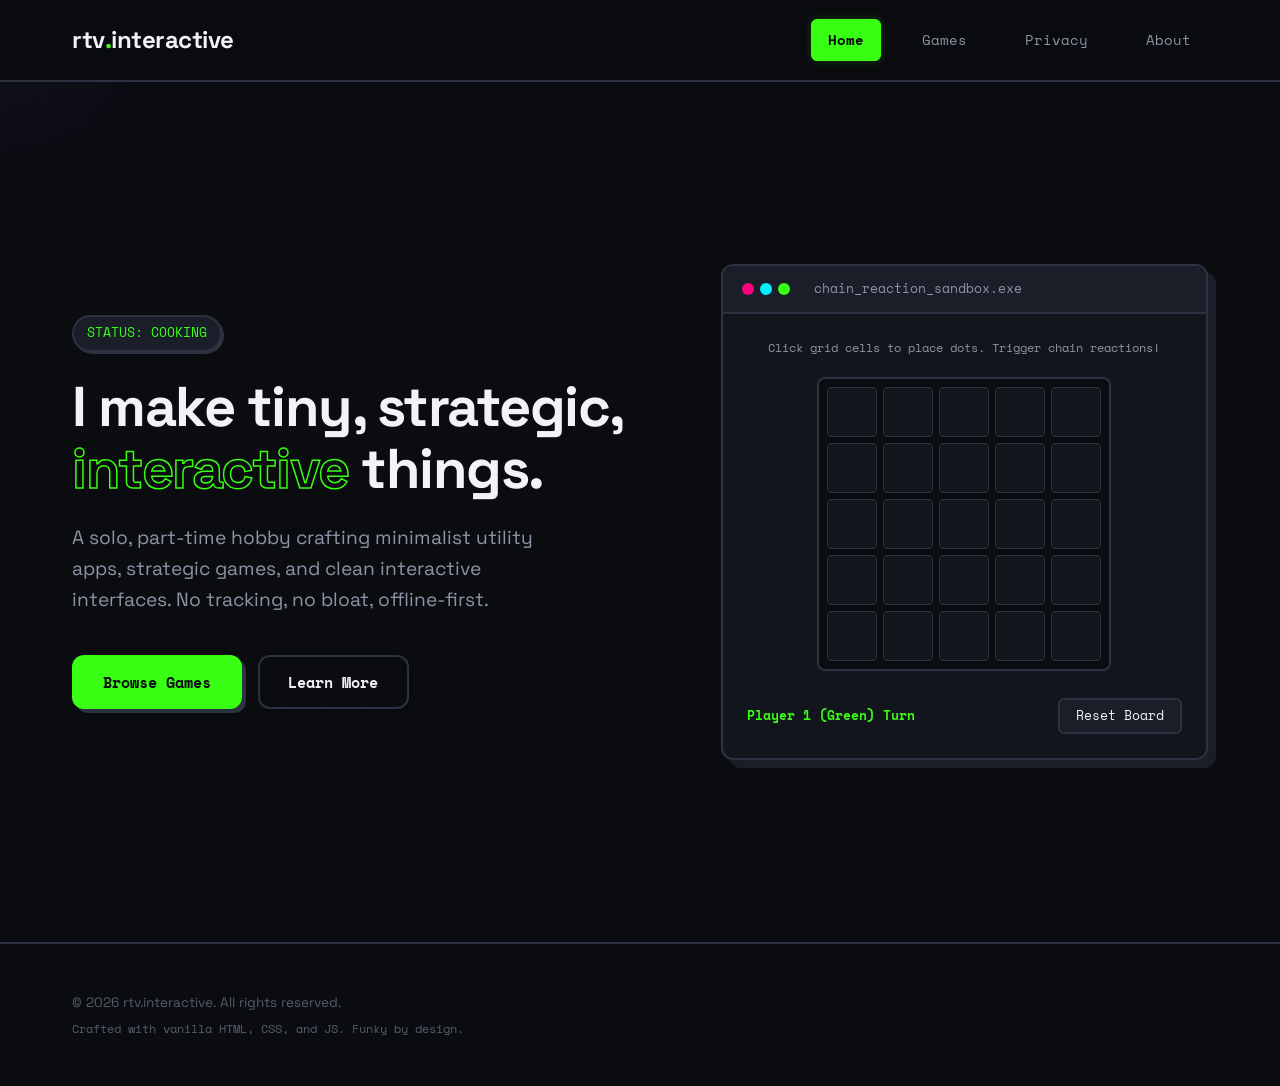
<file: index.html>
<!DOCTYPE html>
<html lang="en">
<head>
    <meta charset="UTF-8">
    <meta name="viewport" content="width=device-width, initial-scale=1.0">
    <title>rtv.interactive | Minimalist Apps & Games</title>
    <meta name="description" content="rtv.interactive is a part-time side project crafting minimalist utilities, strategic board games, and clean interactive tools.">
    <!-- Google Fonts -->
    <link rel="preconnect" href="https://fonts.googleapis.com">
    <link rel="preconnect" href="https://fonts.gstatic.com" crossorigin>
    <link href="https://fonts.googleapis.com/css2?family=Space+Grotesk:wght@400;500;700&family=Space+Mono:ital,wght@0,400;0,700;1,400&display=swap" rel="stylesheet">
    <!-- Custom CSS -->
    <link rel="stylesheet" href="style.css">
</head>
<body>
    <!-- Background grid decoration -->
    <div class="grid-overlay"></div>
    <div class="glow-orb" id="glow-orb"></div>

    <header class="header">
        <div class="container header-container">
            <a href="#home" class="logo" id="logo">
                rtv<span>.</span>interactive
            </a>
            <nav class="nav">
                <a href="#home" class="nav-link active" data-section="home">Home</a>
                <a href="#games" class="nav-link" data-section="games">Games</a>
                <a href="#privacy" class="nav-link" data-section="privacy">Privacy</a>
                <a href="#about" class="nav-link" data-section="about">About</a>
            </nav>
        </div>
    </header>

    <main class="main-content">
        <!-- Home Section -->
        <section id="home" class="section active-section">
            <div class="container hero-container">
                <div class="hero-text">
                    <div class="badge">STATUS: COOKING</div>
                    <h1 class="hero-title">I make tiny, strategic, <span class="highlight">interactive</span> things.</h1>
                    <p class="hero-subtitle">
                        A solo, part-time hobby crafting minimalist utility apps, strategic games, and clean interactive interfaces. No tracking, no bloat, offline-first.
                    </p>
                    <div class="hero-cta">
                        <a href="#games" class="btn btn-primary">Browse Games</a>
                        <a href="#about" class="btn btn-secondary">Learn More</a>
                    </div>
                </div>
                <div class="hero-widget-container">
                    <div class="widget-header">
                        <div class="widget-dots">
                            <span class="dot-red"></span>
                            <span class="dot-yellow"></span>
                            <span class="dot-green"></span>
                        </div>
                        <div class="widget-title">chain_reaction_sandbox.exe</div>
                    </div>
                    <div class="widget-body">
                        <div class="game-instructions">Click grid cells to place dots. Trigger chain reactions!</div>
                        <div class="sandbox-grid" id="sandbox-grid"></div>
                        <div class="sandbox-controls">
                            <span id="turn-indicator">Player 1 (Green) Turn</span>
                            <button id="reset-sandbox" class="btn-sm">Reset Board</button>
                        </div>
                    </div>
                </div>
            </div>
        </section>

        <!-- Games Section -->
        <section id="games" class="section">
            <div class="container">
                <div class="section-header">
                    <h2 class="section-title">my <span class="highlight">games</span></h2>
                    <p class="section-desc">Minimalist concepts, satisfying mechanics. Available on mobile devices.</p>
                </div>
                <div class="games-grid">
                    <!-- Game 1: Chain Reaction Neo -->
                    <div class="game-card">
                        <div class="game-visual reaction-visual">
                            <div class="neo-nodes">
                                <div class="node pulse-green"></div>
                                <div class="node pulse-red"></div>
                                <div class="node pulse-blue"></div>
                            </div>
                        </div>
                        <div class="game-info">
                            <div class="game-header">
                                <h3 class="game-title">Chain Reaction Neo</h3>
                                <span class="game-tag">Multiplayer Strategy</span>
                            </div>
                            <p class="game-description">
                                A modern, minimalist digital recreation of the classic multiplayer strategy game. Players take turns placing colored cells on a grid. When a cell reaches capacity, it explodes, converting adjacent cells and triggering chaotic chain reactions.
                            </p>
                            <div class="game-links">
                                <a href="https://play.google.com/store/apps/details?id=com.rtv.cr_neo" target="_blank" rel="noopener noreferrer" class="btn-game google-play">
                                    Get on Play Store
                                </a>
                            </div>
                        </div>
                    </div>

                    <!-- Game 2: Wordicate -->
                    <div class="game-card">
                        <div class="game-visual wordicate-visual">
                            <div class="wordicate-grid">
                                <div class="letter-tile active">W</div>
                                <div class="letter-tile">O</div>
                                <div class="letter-tile">R</div>
                                <div class="letter-tile">D</div>
                            </div>
                        </div>
                        <div class="game-info">
                            <div class="game-header">
                                <h3 class="game-title">Wordicate</h3>
                                <span class="game-tag">Word Puzzle</span>
                            </div>
                            <p class="game-description">
                                A relaxing yet challenging word-building puzzle game designed to sharpen your vocabulary and spelling skills. Arrange letter tiles, discover words on the board, and find the perfect path to unlock high scores.
                            </p>
                            <div class="game-links">
                                <a href="https://play.google.com/store/apps/details?id=com.rtv.wordicate" target="_blank" rel="noopener noreferrer" class="btn-game google-play">
                                    Get on Play Store
                                </a>
                            </div>
                        </div>
                    </div>


                </div>
            </div>
        </section>

        <!-- Privacy Section -->
        <section id="privacy" class="section">
            <div class="container">
                <div class="section-header">
                    <h2 class="section-title">privacy <span class="highlight">policies</span></h2>
                    <p class="section-desc">I respect your privacy. Here is the legal breakdown for each of my apps.</p>
                    <p class="section-desc-quirky" style="font-family: var(--font-mono); font-size: 0.8rem; color: var(--accent-alt); margin-top: 0.8rem; opacity: 0.85;">
                    * Storing data = database bills. I'm too cheap for database bills. So your data stays on your device. 😉
                    </p>
                </div>
                


                <div class="privacy-cards-grid">
                    <a href="privacy/chain-reaction-neo.html" class="privacy-card-link">
                        <div class="privacy-card">
                            <div class="privacy-card-header">
                                <h4>Chain Reaction Neo</h4>
                                <span class="arrow-icon">→</span>
                            </div>
                            <p>Read the privacy policy for Chain Reaction Neo, Chain Reaction Neo+, and related local multiplayer versions.</p>
                            <div class="privacy-card-meta">Updated: July 2026</div>
                        </div>
                    </a>

                    <a href="privacy/wordicate.html" class="privacy-card-link">
                        <div class="privacy-card">
                            <div class="privacy-card-header">
                                <h4>Wordicate</h4>
                                <span class="arrow-icon">→</span>
                            </div>
                            <p>Read the privacy policy for Wordicate word building puzzle app.</p>
                            <div class="privacy-card-meta">Updated: July 2026</div>
                        </div>
                    </a>

                    <a href="privacy/docusight.html" class="privacy-card-link">
                        <div class="privacy-card">
                            <div class="privacy-card-header">
                                <h4>Docusight</h4>
                                <span class="arrow-icon">→</span>
                            </div>
                            <p>Read the privacy policy for Docusight AI-powered document digitizer utility app.</p>
                            <div class="privacy-card-meta">Updated: July 2026</div>
                        </div>
                    </a>
                </div>
            </div>
        </section>

        <!-- About Section -->
        <section id="about" class="section">
            <div class="container">
                <div class="section-header">
                    <h2 class="section-title">about <span class="highlight">the hobby</span></h2>
                    <p class="section-desc">Who, what, and why behind rtv.interactive.</p>
                </div>
                
                <div class="about-content">
                    <div class="about-text-block">
                        <h3>Part-Time Passion</h3>
                        <p>
                            rtv.interactive is a personal side hobby born out of a love for clean user interfaces, game mechanics, and minimalist utility apps. 
                        </p>
                        <p>
                            By day, I write standard software. By night, I experiment with utility apps, grid puzzles, and board games. The goal is to build things that run fast, look clean, and respect the user's privacy and intelligence.
                        </p>
                        <h3>Zero Bloat Philosophy</h3>
                        <p>
                            Many mobile apps and games today are filled with aggressive tracking, screen-wide ads, and heavy cloud dependencies. rtv.interactive tools aim to be the opposite: local-first, minimal permissions, and immediate functionality.
                        </p>
                    </div>
                    
                    <div class="about-spec-box">
                        <h4>Hobby Details</h4>
                        <ul class="spec-list">
                            <li><strong>Focus:</strong> Minimalist UI, Local Utilities, Puzzles</li>
                            <li><strong>Ethics:</strong> Zero trackers, offline play</li>
                            <li><strong>Status:</strong> Active side-hobby</li>
                        </ul>
                    </div>
                </div>
            </div>
        </section>
    </main>

    <footer class="footer">
        <div class="container footer-container">
            <div class="footer-left">
                <p>&copy; 2026 rtv.interactive. All rights reserved.</p>
                <p class="subtle">Crafted with vanilla HTML, CSS, and JS. Funky by design.</p>
            </div>
            <div class="footer-right">
            </div>
        </div>
    </footer>

    <!-- Custom JS -->
    <script src="app.js"></script>
</body>
</html>
</file>
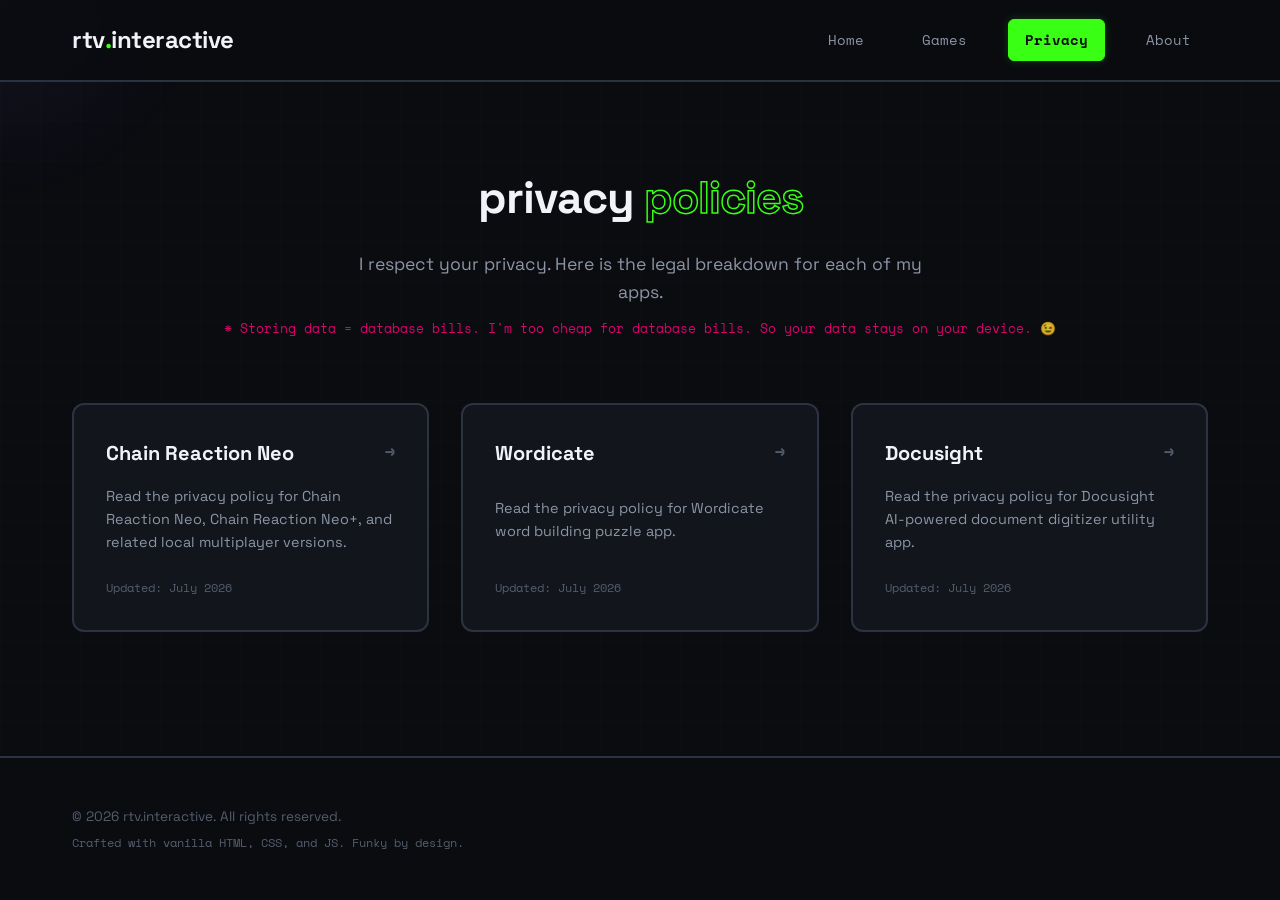
<file: privacy/index.html>
<!DOCTYPE html>
<html lang="en">
<head>
    <meta charset="UTF-8">
    <meta http-equiv="refresh" content="0; url=../index.html#privacy">
    <title>rtv.interactive Privacy Portal</title>
    <script>
        window.location.href = "../index.html#privacy";
    </script>
</head>
<body>
    <p>Redirecting to <a href="../index.html#privacy">rtv.interactive Privacy Portal</a>...</p>
</body>
</html>
</file>
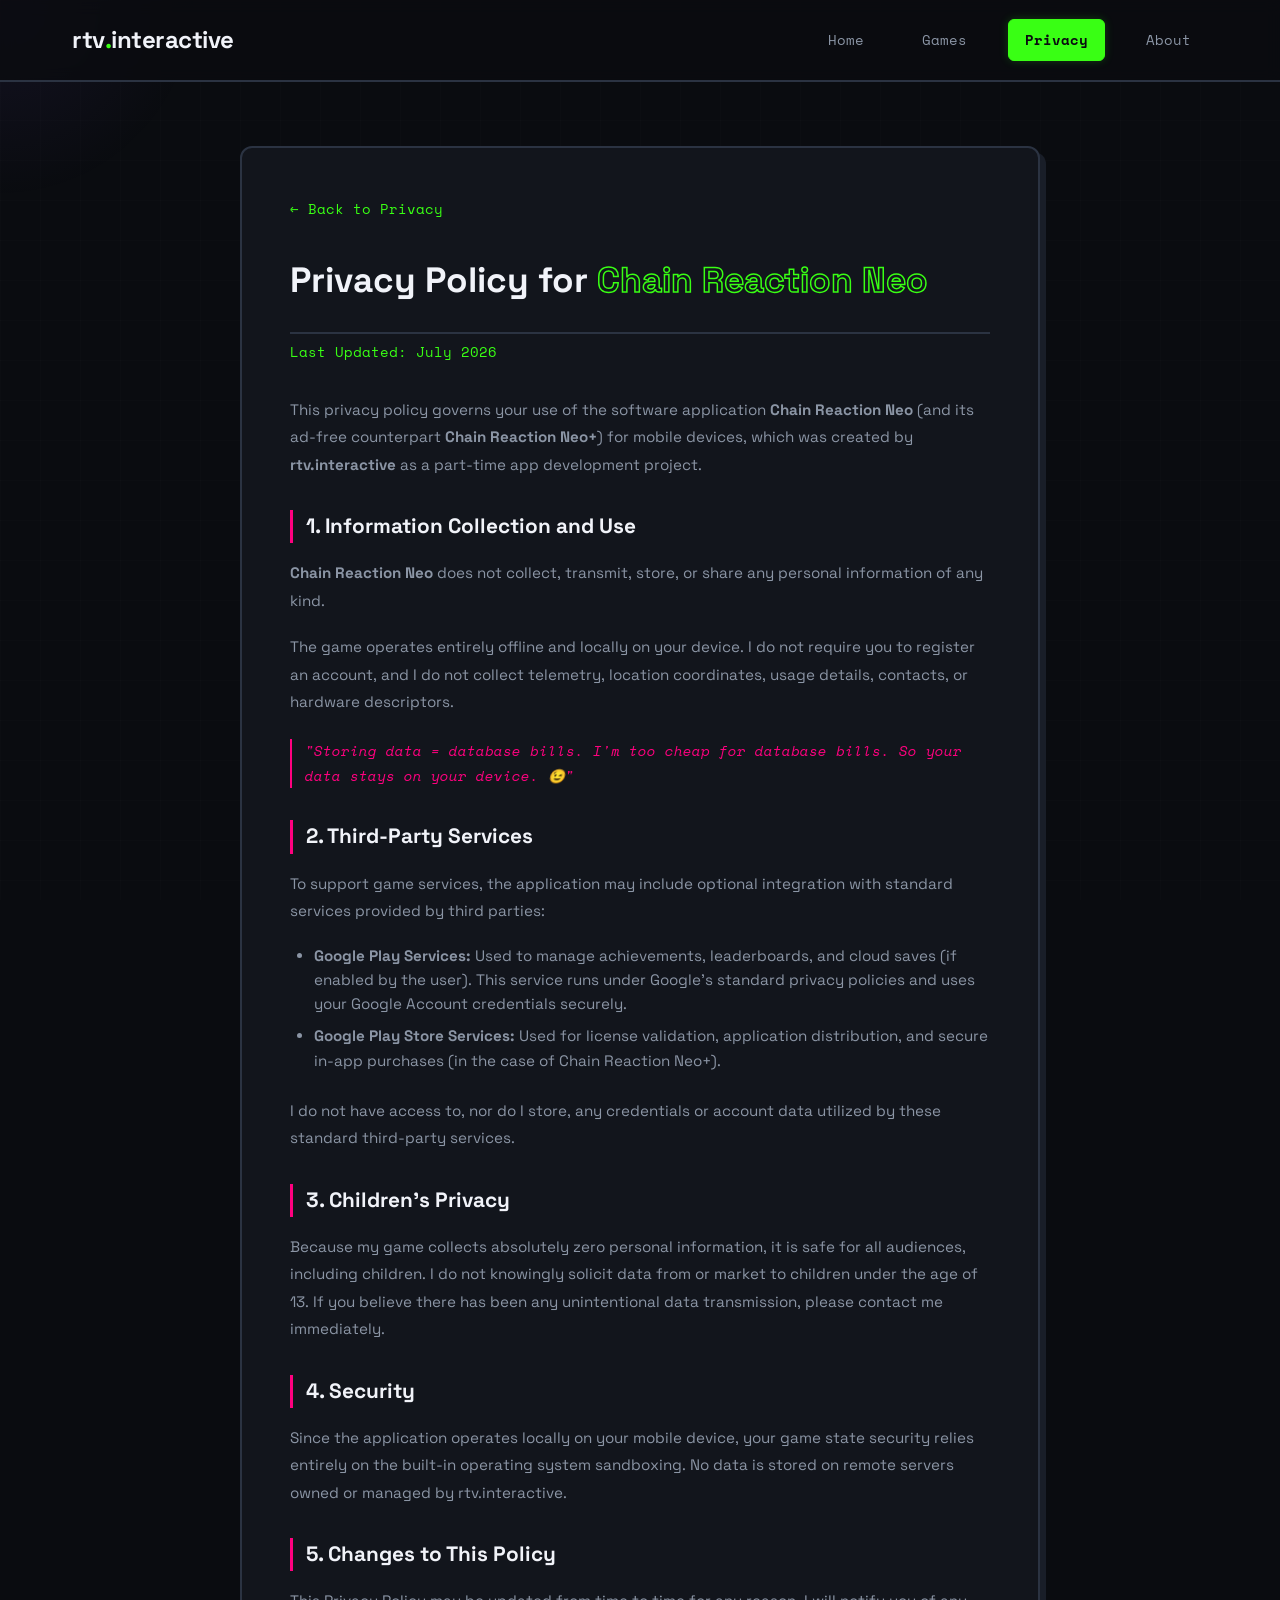
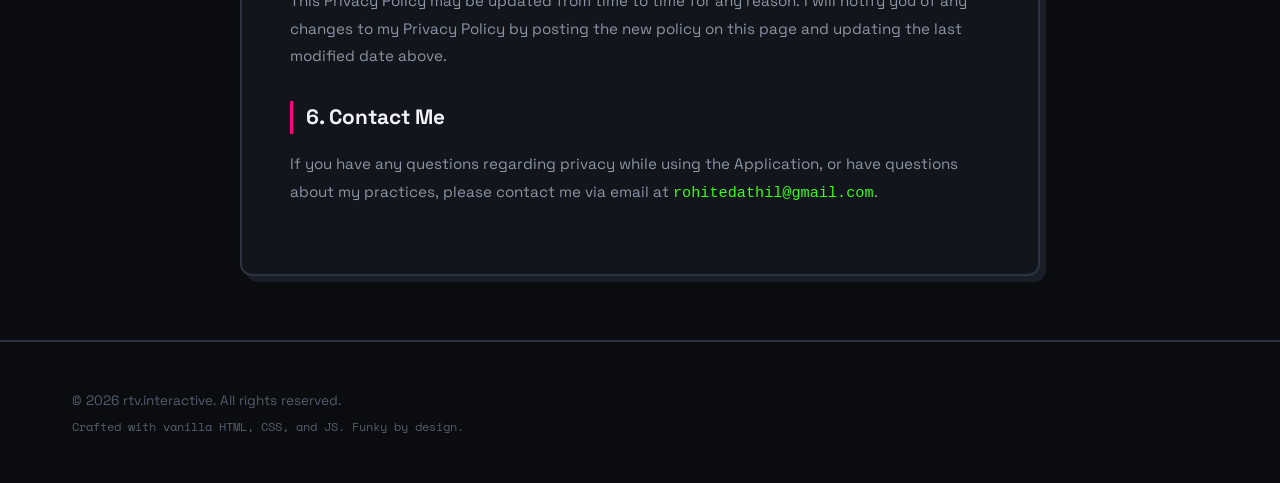
<file: privacy/chain-reaction-neo.html>
<!DOCTYPE html>
<html lang="en">
<head>
    <meta charset="UTF-8">
    <meta name="viewport" content="width=device-width, initial-scale=1.0">
    <title>Privacy Policy - Chain Reaction Neo | rtv.interactive</title>
    <meta name="description" content="Privacy Policy for Chain Reaction Neo and Chain Reaction Neo+ published by rtv.interactive.">
    <!-- Google Fonts -->
    <link rel="preconnect" href="https://fonts.googleapis.com">
    <link rel="preconnect" href="https://fonts.gstatic.com" crossorigin>
    <link href="https://fonts.googleapis.com/css2?family=Space+Grotesk:wght@400;500;700&family=Space+Mono:ital,wght@0,400;0,700;1,400&display=swap" rel="stylesheet">
    <!-- Custom CSS (Relative path) -->
    <link rel="stylesheet" href="../style.css">
    <style>
        /* Specific overrides for privacy document pages */
        .policy-container {
            max-width: 800px;
            margin: 4rem auto;
            padding: 3rem;
            background-color: var(--bg-secondary);
            border: var(--border-chunky);
            border-radius: var(--border-radius);
            box-shadow: 6px 6px 0px var(--bg-tertiary);
        }
        .policy-title {
            font-size: 2.2rem;
            font-weight: 700;
            margin-bottom: 0.5rem;
            border-bottom: var(--border-chunky);
            padding-bottom: 1.5rem;
        }
        .policy-meta {
            font-family: var(--font-mono);
            font-size: 0.85rem;
            color: var(--accent);
            margin-bottom: 2rem;
        }
        .policy-content h3 {
            font-size: 1.3rem;
            color: var(--text-primary);
            margin: 2rem 0 1rem 0;
            border-left: 3px solid var(--accent-alt);
            padding-left: 0.8rem;
        }
        .policy-content p {
            color: var(--text-secondary);
            font-size: 0.95rem;
            line-height: 1.8;
            margin-bottom: 1.2rem;
        }
        .policy-content ul {
            margin-bottom: 1.5rem;
            padding-left: 1.5rem;
            color: var(--text-secondary);
            font-size: 0.95rem;
        }
        .policy-content li {
            margin-bottom: 0.5rem;
        }
        .back-link {
            display: inline-flex;
            align-items: center;
            gap: 0.5rem;
            color: var(--accent);
            text-decoration: none;
            font-family: var(--font-mono);
            font-size: 0.9rem;
            margin-bottom: 2rem;
            transition: var(--transition);
        }
        .back-link:hover {
            color: var(--text-primary);
            transform: translateX(-4px);
        }
    </style>
</head>
<body>
    <div class="grid-overlay"></div>
    <div class="glow-orb" id="glow-orb"></div>

    <header class="header">
        <div class="container header-container">
            <a href="../index.html#home" class="logo">
                rtv<span>.</span>interactive
            </a>
            <nav class="nav">
                <a href="../index.html#home" class="nav-link">Home</a>
                <a href="../index.html#games" class="nav-link">Games</a>
                <a href="../index.html#privacy" class="nav-link active">Privacy</a>
                <a href="../index.html#about" class="nav-link">About</a>
            </nav>
        </div>
    </header>

    <main class="container">
        <div class="policy-container">
            <a href="../index.html#privacy" class="back-link">← Back to Privacy</a>
            
            <h1 class="policy-title">Privacy Policy for <span class="highlight">Chain Reaction Neo</span></h1>
            <div class="policy-meta">Last Updated: July 2026</div>

            <div class="policy-content">
                <p>
                    This privacy policy governs your use of the software application <strong>Chain Reaction Neo</strong> (and its ad-free counterpart <strong>Chain Reaction Neo+</strong>) for mobile devices, which was created by <strong>rtv.interactive</strong> as a part-time app development project.
                </p>

                <h3>1. Information Collection and Use</h3>
                <p>
                    <strong>Chain Reaction Neo</strong> does not collect, transmit, store, or share any personal information of any kind. 
                </p>
                <p>
                    The game operates entirely offline and locally on your device. I do not require you to register an account, and I do not collect telemetry, location coordinates, usage details, contacts, or hardware descriptors.
                </p>
                <p style="font-family: var(--font-mono); font-size: 0.85rem; color: var(--accent-alt); border-left: 2px solid var(--accent-alt); padding-left: 0.8rem; margin: 1.5rem 0;">
                    <em>"Storing data = database bills. I'm too cheap for database bills. So your data stays on your device. 😉"</em>
                </p>

                <h3>2. Third-Party Services</h3>
                <p>
                    To support game services, the application may include optional integration with standard services provided by third parties:
                </p>
                <ul>
                    <li><strong>Google Play Services:</strong> Used to manage achievements, leaderboards, and cloud saves (if enabled by the user). This service runs under Google's standard privacy policies and uses your Google Account credentials securely.</li>
                    <li><strong>Google Play Store Services:</strong> Used for license validation, application distribution, and secure in-app purchases (in the case of Chain Reaction Neo+).</li>
                </ul>
                <p>
                    I do not have access to, nor do I store, any credentials or account data utilized by these standard third-party services.
                </p>

                <h3>3. Children's Privacy</h3>
                <p>
                    Because my game collects absolutely zero personal information, it is safe for all audiences, including children. I do not knowingly solicit data from or market to children under the age of 13. If you believe there has been any unintentional data transmission, please contact me immediately.
                </p>

                <h3>4. Security</h3>
                <p>
                    Since the application operates locally on your mobile device, your game state security relies entirely on the built-in operating system sandboxing. No data is stored on remote servers owned or managed by rtv.interactive.
                </p>

                <h3>5. Changes to This Policy</h3>
                <p>
                    This Privacy Policy may be updated from time to time for any reason. I will notify you of any changes to my Privacy Policy by posting the new policy on this page and updating the last modified date above.
                </p>

                <h3>6. Contact Me</h3>
                <p>
                    If you have any questions regarding privacy while using the Application, or have questions about my practices, please contact me via email at <code style="color: var(--accent);">rohitedathil@gmail.com</code>.
                </p>
            </div>
        </div>
    </main>

    <footer class="footer">
        <div class="container footer-container">
            <div class="footer-left">
                <p>&copy; 2026 rtv.interactive. All rights reserved.</p>
                <p class="subtle">Crafted with vanilla HTML, CSS, and JS. Funky by design.</p>
            </div>
            <div class="footer-right">
            </div>
        </div>
    </footer>

    <!-- JS for general interactivity (glow orb, theme switcher) -->
    <script>
        // Simple script for pages outside the root SPA wrapper
        document.addEventListener('DOMContentLoaded', () => {
            initGlowOrb();
        });

        function initGlowOrb() {
            const orb = document.getElementById('glow-orb');
            if (!orb) return;
            window.addEventListener('mousemove', (e) => {
                orb.style.left = `${e.clientX}px`;
                orb.style.top = `${e.clientY}px`;
            });
        }


    </script>
</body>
</html>
</file>
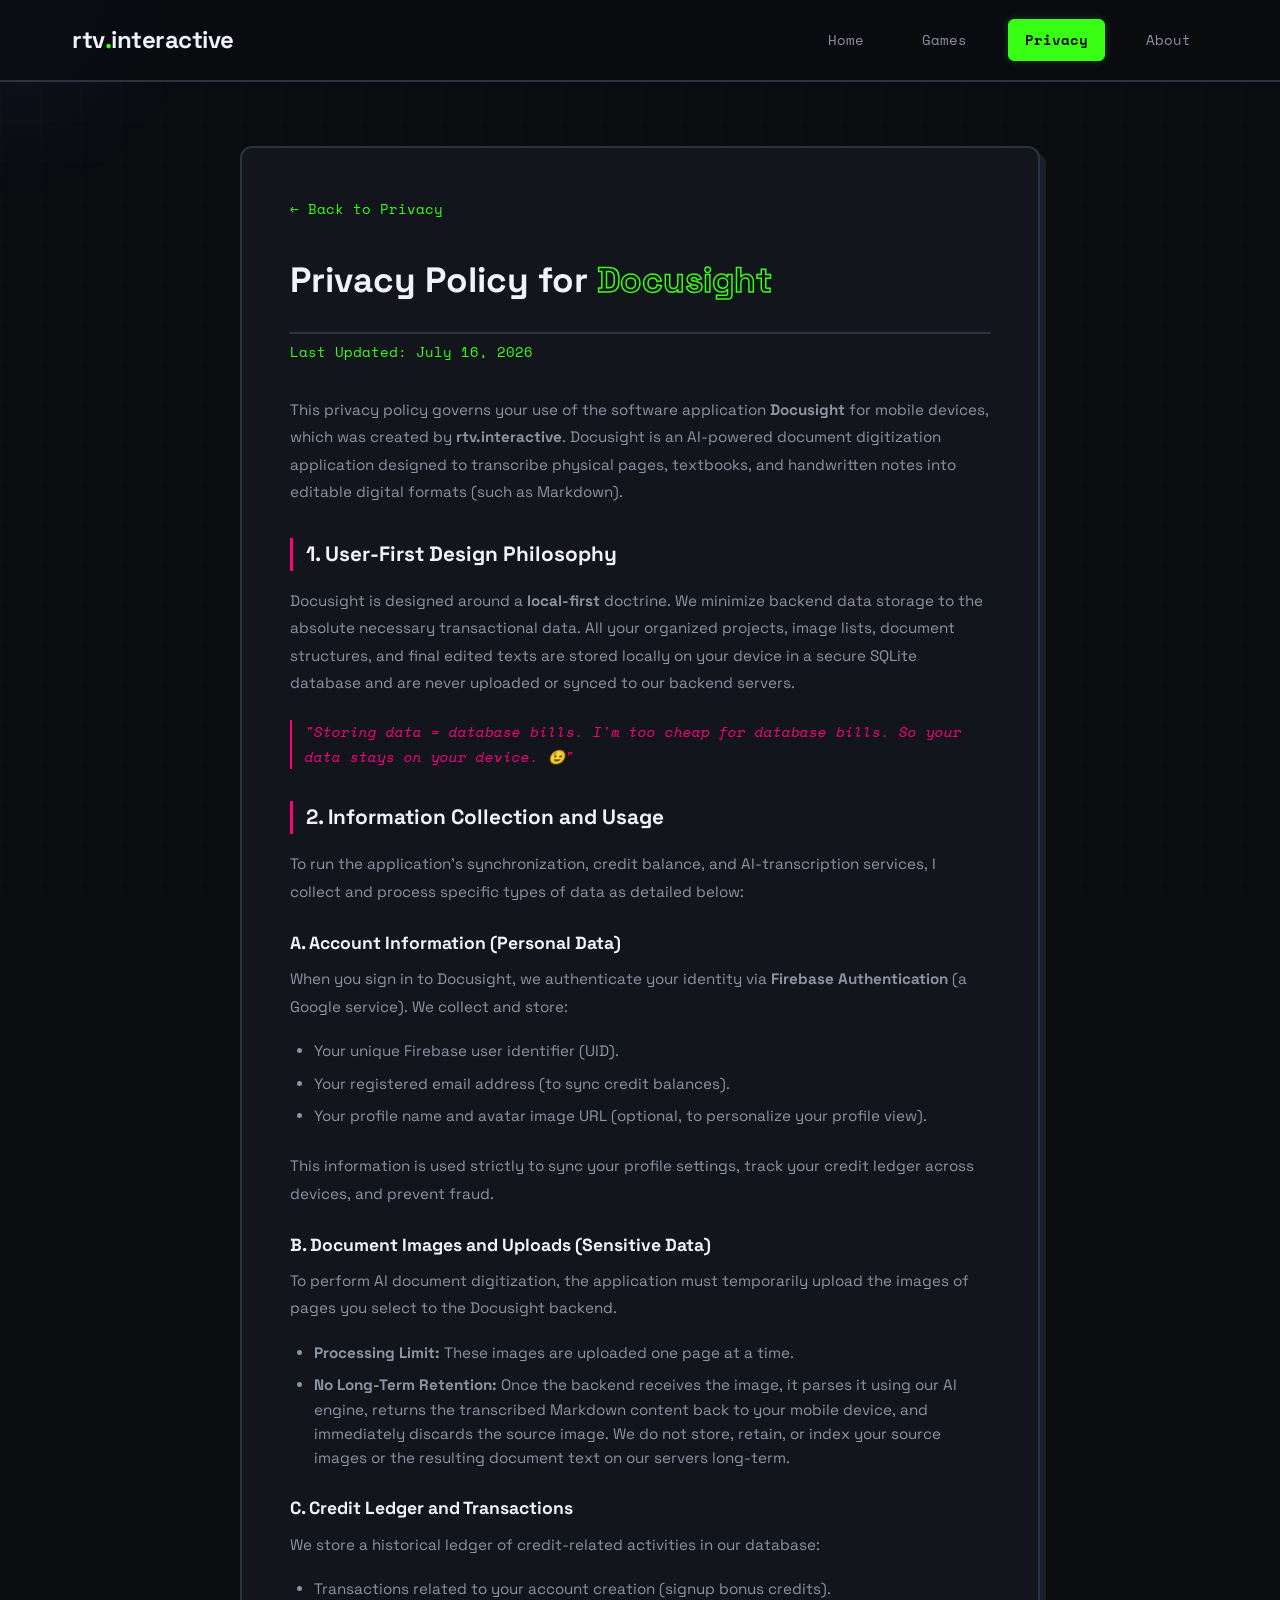
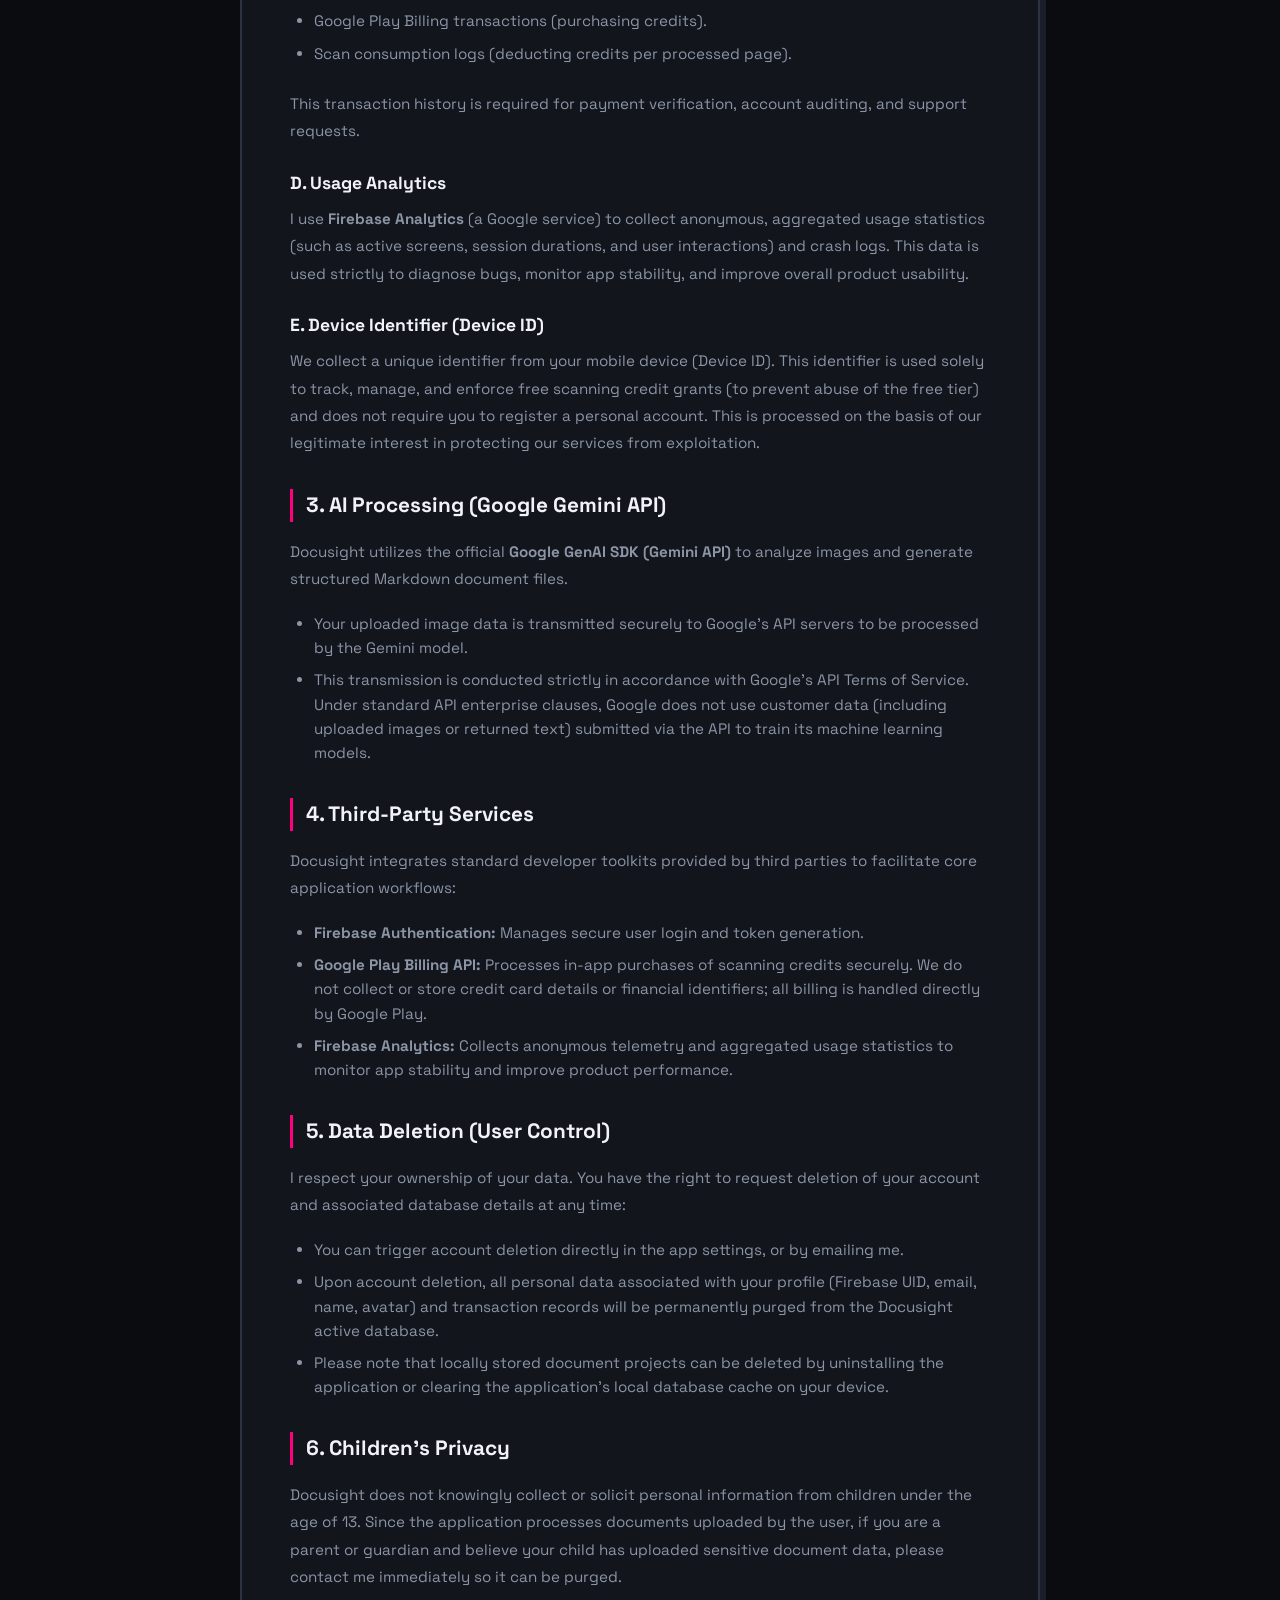
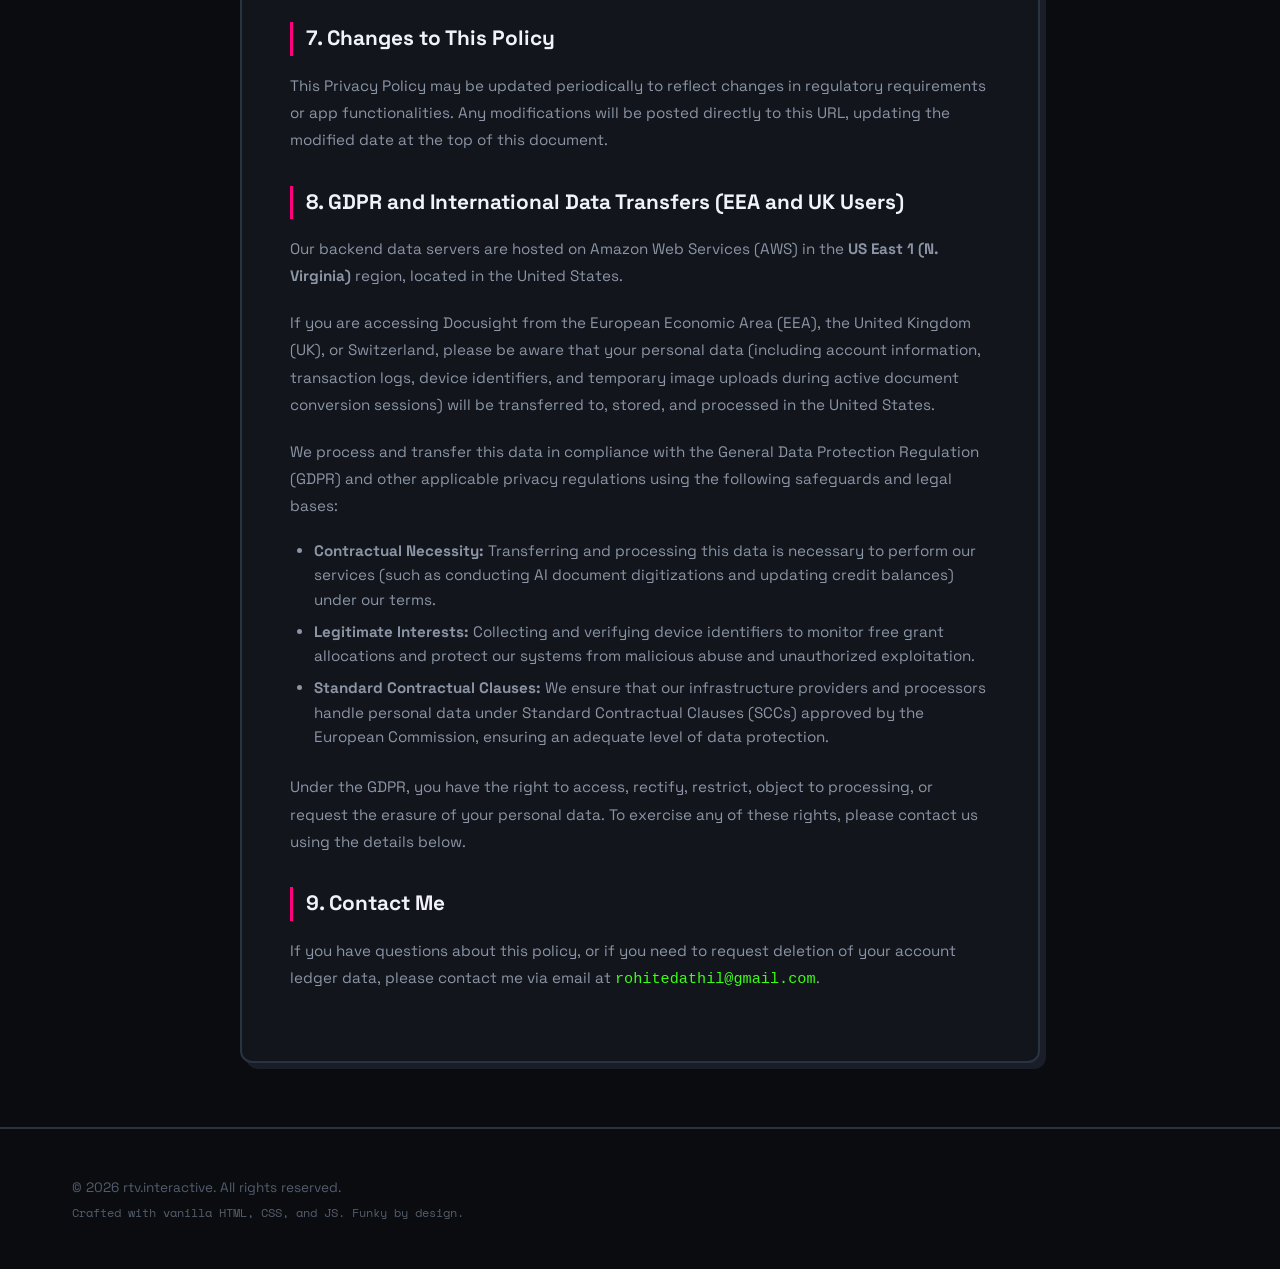
<file: privacy/docusight.html>
<!DOCTYPE html>
<html lang="en">
<head>
    <meta charset="UTF-8">
    <meta name="viewport" content="width=device-width, initial-scale=1.0">
    <title>Privacy Policy - Docusight | rtv.interactive</title>
    <meta name="description" content="Privacy Policy for Docusight document digitizer app, published by rtv.interactive.">
    <!-- Google Fonts -->
    <link rel="preconnect" href="https://fonts.googleapis.com">
    <link rel="preconnect" href="https://fonts.gstatic.com" crossorigin>
    <link href="https://fonts.googleapis.com/css2?family=Space+Grotesk:wght@400;500;700&family=Space+Mono:ital,wght@0,400;0,700;1,400&display=swap" rel="stylesheet">
    <!-- Custom CSS (Relative path) -->
    <link rel="stylesheet" href="../style.css">
    <style>
        /* Specific overrides for privacy document pages */
        .policy-container {
            max-width: 800px;
            margin: 4rem auto;
            padding: 3rem;
            background-color: var(--bg-secondary);
            border: var(--border-chunky);
            border-radius: var(--border-radius);
            box-shadow: 6px 6px 0px var(--bg-tertiary);
        }
        .policy-title {
            font-size: 2.2rem;
            font-weight: 700;
            margin-bottom: 0.5rem;
            border-bottom: var(--border-chunky);
            padding-bottom: 1.5rem;
        }
        .policy-meta {
            font-family: var(--font-mono);
            font-size: 0.85rem;
            color: var(--accent);
            margin-bottom: 2rem;
        }
        .policy-content h3 {
            font-size: 1.3rem;
            color: var(--text-primary);
            margin: 2rem 0 1rem 0;
            border-left: 3px solid var(--accent-alt);
            padding-left: 0.8rem;
        }
        .policy-content h4 {
            font-size: 1.1rem;
            color: var(--text-primary);
            margin: 1.5rem 0 0.5rem 0;
        }
        .policy-content p {
            color: var(--text-secondary);
            font-size: 0.95rem;
            line-height: 1.8;
            margin-bottom: 1.2rem;
        }
        .policy-content ul {
            margin-bottom: 1.5rem;
            padding-left: 1.5rem;
            color: var(--text-secondary);
            font-size: 0.95rem;
        }
        .policy-content li {
            margin-bottom: 0.5rem;
        }
        .back-link {
            display: inline-flex;
            align-items: center;
            gap: 0.5rem;
            color: var(--accent);
            text-decoration: none;
            font-family: var(--font-mono);
            font-size: 0.9rem;
            margin-bottom: 2rem;
            transition: var(--transition);
        }
        .back-link:hover {
            color: var(--text-primary);
            transform: translateX(-4px);
        }
    </style>
</head>
<body>
    <div class="grid-overlay"></div>
    <div class="glow-orb" id="glow-orb"></div>

    <header class="header">
        <div class="container header-container">
            <a href="../index.html#home" class="logo">
                rtv<span>.</span>interactive
            </a>
            <nav class="nav">
                <a href="../index.html#home" class="nav-link">Home</a>
                <a href="../index.html#games" class="nav-link">Games</a>
                <a href="../index.html#privacy" class="nav-link active">Privacy</a>
                <a href="../index.html#about" class="nav-link">About</a>
            </nav>
        </div>
    </header>

    <main class="container">
        <div class="policy-container">
            <a href="../index.html#privacy" class="back-link">← Back to Privacy</a>
            
            <h1 class="policy-title">Privacy Policy for <span class="highlight">Docusight</span></h1>
            <div class="policy-meta">Last Updated: July 16, 2026</div>

            <div class="policy-content">
                <p>
                    This privacy policy governs your use of the software application <strong>Docusight</strong> for mobile devices, which was created by <strong>rtv.interactive</strong>. Docusight is an AI-powered document digitization application designed to transcribe physical pages, textbooks, and handwritten notes into editable digital formats (such as Markdown).
                </p>

                <h3>1. User-First Design Philosophy</h3>
                <p>
                    Docusight is designed around a <strong>local-first</strong> doctrine. We minimize backend data storage to the absolute necessary transactional data. All your organized projects, image lists, document structures, and final edited texts are stored locally on your device in a secure SQLite database and are never uploaded or synced to our backend servers.
                </p>
                <p style="font-family: var(--font-mono); font-size: 0.85rem; color: var(--accent-alt); border-left: 2px solid var(--accent-alt); padding-left: 0.8rem; margin: 1.5rem 0;">
                    <em>"Storing data = database bills. I'm too cheap for database bills. So your data stays on your device. 😉"</em>
                </p>

                <h3>2. Information Collection and Usage</h3>
                <p>
                    To run the application's synchronization, credit balance, and AI-transcription services, I collect and process specific types of data as detailed below:
                </p>

                <h4>A. Account Information (Personal Data)</h4>
                <p>
                    When you sign in to Docusight, we authenticate your identity via <strong>Firebase Authentication</strong> (a Google service). We collect and store:
                </p>
                <ul>
                    <li>Your unique Firebase user identifier (UID).</li>
                    <li>Your registered email address (to sync credit balances).</li>
                    <li>Your profile name and avatar image URL (optional, to personalize your profile view).</li>
                </ul>
                <p>
                    This information is used strictly to sync your profile settings, track your credit ledger across devices, and prevent fraud.
                </p>

                <h4>B. Document Images and Uploads (Sensitive Data)</h4>
                <p>
                    To perform AI document digitization, the application must temporarily upload the images of pages you select to the Docusight backend. 
                </p>
                <ul>
                    <li><strong>Processing Limit:</strong> These images are uploaded one page at a time.</li>
                    <li><strong>No Long-Term Retention:</strong> Once the backend receives the image, it parses it using our AI engine, returns the transcribed Markdown content back to your mobile device, and immediately discards the source image. We do not store, retain, or index your source images or the resulting document text on our servers long-term.</li>
                </ul>

                <h4>C. Credit Ledger and Transactions</h4>
                <p>
                    We store a historical ledger of credit-related activities in our database:
                </p>
                <ul>
                    <li>Transactions related to your account creation (signup bonus credits).</li>
                    <li>Google Play Billing transactions (purchasing credits).</li>
                    <li>Scan consumption logs (deducting credits per processed page).</li>
                </ul>
                <p>
                    This transaction history is required for payment verification, account auditing, and support requests.
                </p>

                <h4>D. Usage Analytics</h4>
                <p>
                    I use <strong>Firebase Analytics</strong> (a Google service) to collect anonymous, aggregated usage statistics (such as active screens, session durations, and user interactions) and crash logs. This data is used strictly to diagnose bugs, monitor app stability, and improve overall product usability.
                </p>

                <h4>E. Device Identifier (Device ID)</h4>
                <p>
                    We collect a unique identifier from your mobile device (Device ID). This identifier is used solely to track, manage, and enforce free scanning credit grants (to prevent abuse of the free tier) and does not require you to register a personal account. This is processed on the basis of our legitimate interest in protecting our services from exploitation.
                </p>

                <h3>3. AI Processing (Google Gemini API)</h3>
                <p>
                    Docusight utilizes the official <strong>Google GenAI SDK (Gemini API)</strong> to analyze images and generate structured Markdown document files. 
                </p>
                <ul>
                    <li>Your uploaded image data is transmitted securely to Google's API servers to be processed by the Gemini model.</li>
                    <li>This transmission is conducted strictly in accordance with Google's API Terms of Service. Under standard API enterprise clauses, Google does not use customer data (including uploaded images or returned text) submitted via the API to train its machine learning models.</li>
                </ul>

                <h3>4. Third-Party Services</h3>
                <p>
                    Docusight integrates standard developer toolkits provided by third parties to facilitate core application workflows:
                </p>
                <ul>
                    <li><strong>Firebase Authentication:</strong> Manages secure user login and token generation.</li>
                    <li><strong>Google Play Billing API:</strong> Processes in-app purchases of scanning credits securely. We do not collect or store credit card details or financial identifiers; all billing is handled directly by Google Play.</li>
                    <li><strong>Firebase Analytics:</strong> Collects anonymous telemetry and aggregated usage statistics to monitor app stability and improve product performance.</li>
                </ul>

                <h3>5. Data Deletion (User Control)</h3>
                <p>
                    I respect your ownership of your data. You have the right to request deletion of your account and associated database details at any time:
                </p>
                <ul>
                    <li>You can trigger account deletion directly in the app settings, or by emailing me.</li>
                    <li>Upon account deletion, all personal data associated with your profile (Firebase UID, email, name, avatar) and transaction records will be permanently purged from the Docusight active database.</li>
                    <li>Please note that locally stored document projects can be deleted by uninstalling the application or clearing the application's local database cache on your device.</li>
                </ul>

                <h3>6. Children's Privacy</h3>
                <p>
                    Docusight does not knowingly collect or solicit personal information from children under the age of 13. Since the application processes documents uploaded by the user, if you are a parent or guardian and believe your child has uploaded sensitive document data, please contact me immediately so it can be purged.
                </p>

                <h3>7. Changes to This Policy</h3>
                <p>
                    This Privacy Policy may be updated periodically to reflect changes in regulatory requirements or app functionalities. Any modifications will be posted directly to this URL, updating the modified date at the top of this document.
                </p>

                <h3>8. GDPR and International Data Transfers (EEA and UK Users)</h3>
                <p>
                    Our backend data servers are hosted on Amazon Web Services (AWS) in the <strong>US East 1 (N. Virginia)</strong> region, located in the United States. 
                </p>
                <p>
                    If you are accessing Docusight from the European Economic Area (EEA), the United Kingdom (UK), or Switzerland, please be aware that your personal data (including account information, transaction logs, device identifiers, and temporary image uploads during active document conversion sessions) will be transferred to, stored, and processed in the United States.
                </p>
                <p>
                    We process and transfer this data in compliance with the General Data Protection Regulation (GDPR) and other applicable privacy regulations using the following safeguards and legal bases:
                </p>
                <ul>
                    <li><strong>Contractual Necessity:</strong> Transferring and processing this data is necessary to perform our services (such as conducting AI document digitizations and updating credit balances) under our terms.</li>
                    <li><strong>Legitimate Interests:</strong> Collecting and verifying device identifiers to monitor free grant allocations and protect our systems from malicious abuse and unauthorized exploitation.</li>
                    <li><strong>Standard Contractual Clauses:</strong> We ensure that our infrastructure providers and processors handle personal data under Standard Contractual Clauses (SCCs) approved by the European Commission, ensuring an adequate level of data protection.</li>
                </ul>
                <p>
                    Under the GDPR, you have the right to access, rectify, restrict, object to processing, or request the erasure of your personal data. To exercise any of these rights, please contact us using the details below.
                </p>

                <h3>9. Contact Me</h3>
                <p>
                    If you have questions about this policy, or if you need to request deletion of your account ledger data, please contact me via email at <code style="color: var(--accent);">rohitedathil@gmail.com</code>.
                </p>
            </div>
        </div>
    </main>

    <footer class="footer">
        <div class="container footer-container">
            <div class="footer-left">
                <p>&copy; 2026 rtv.interactive. All rights reserved.</p>
                <p class="subtle">Crafted with vanilla HTML, CSS, and JS. Funky by design.</p>
            </div>
            <div class="footer-right">
            </div>
        </div>
    </footer>

    <!-- JS for general interactivity (glow orb) -->
    <script>
        document.addEventListener('DOMContentLoaded', () => {
            initGlowOrb();
        });

        function initGlowOrb() {
            const orb = document.getElementById('glow-orb');
            if (!orb) return;
            window.addEventListener('mousemove', (e) => {
                orb.style.left = `${e.clientX}px`;
                orb.style.top = `${e.clientY}px`;
            });
        }
    </script>
</body>
</html>
</file>
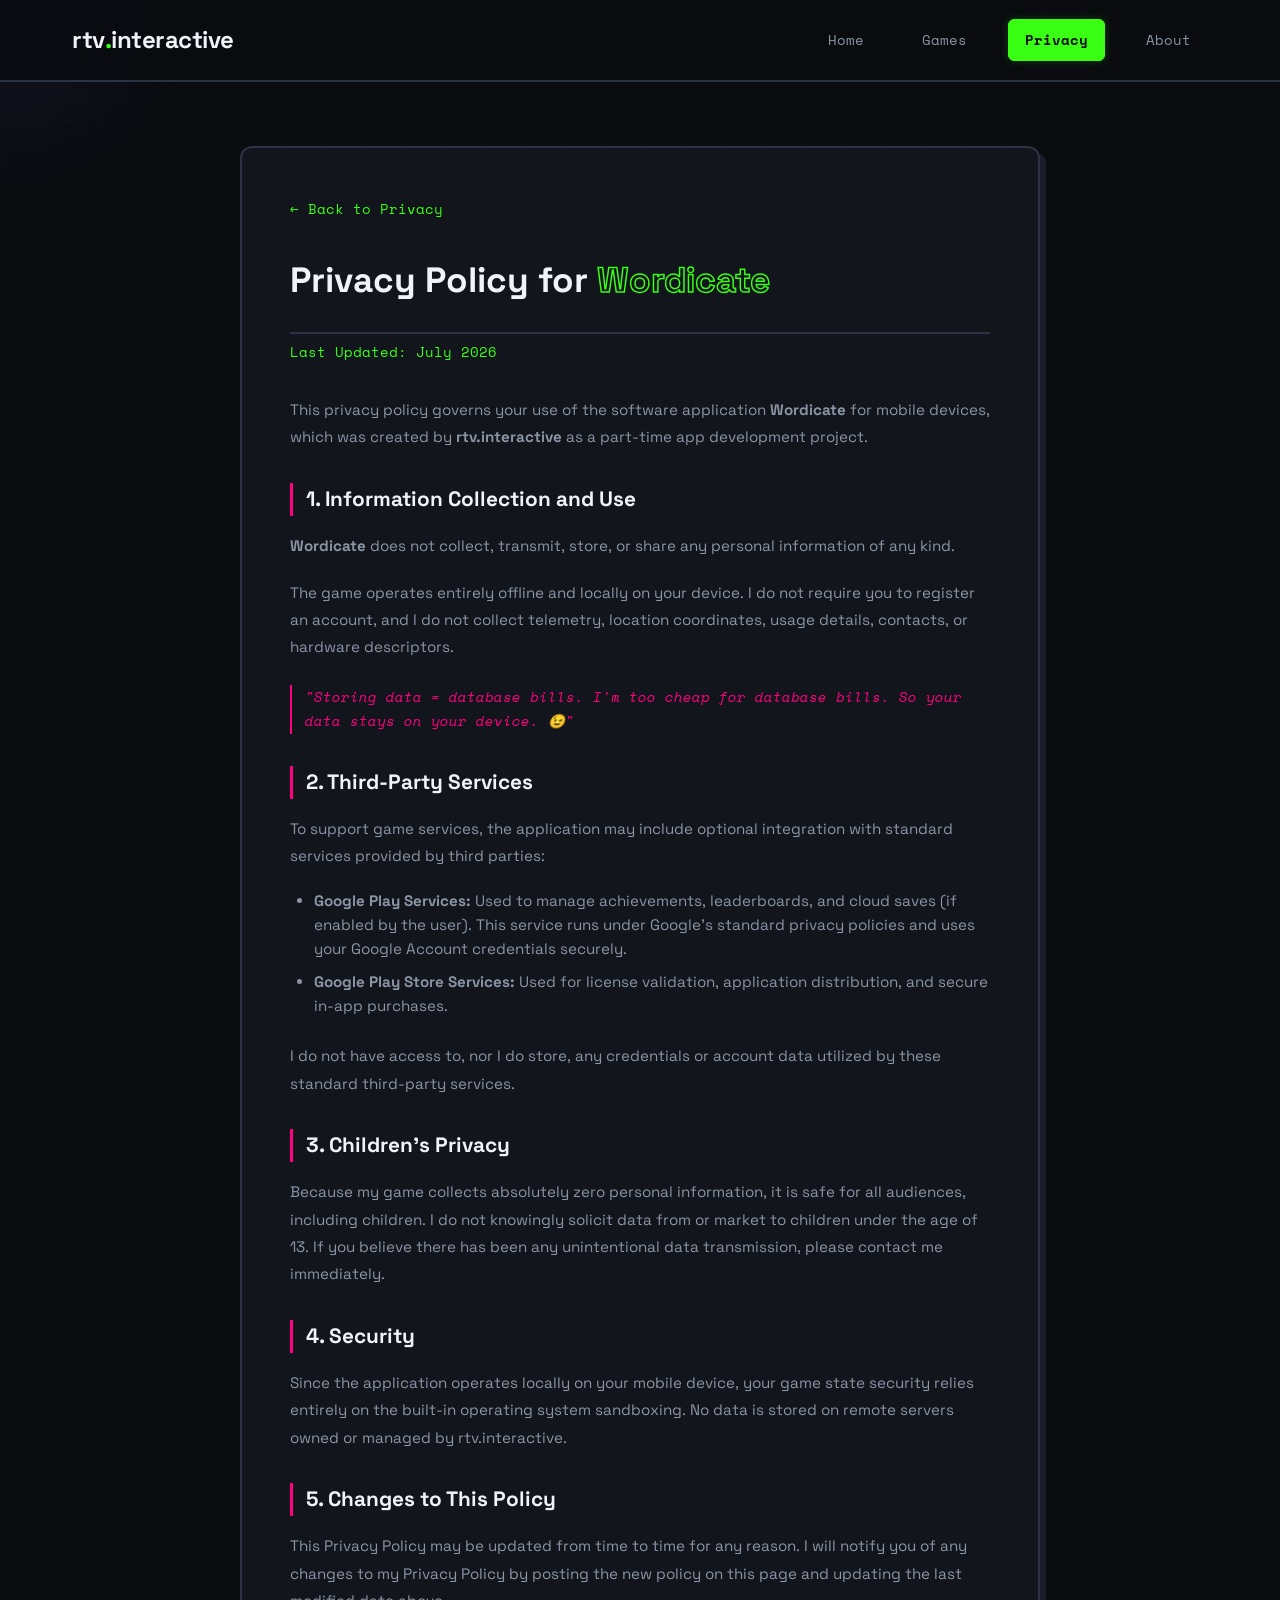
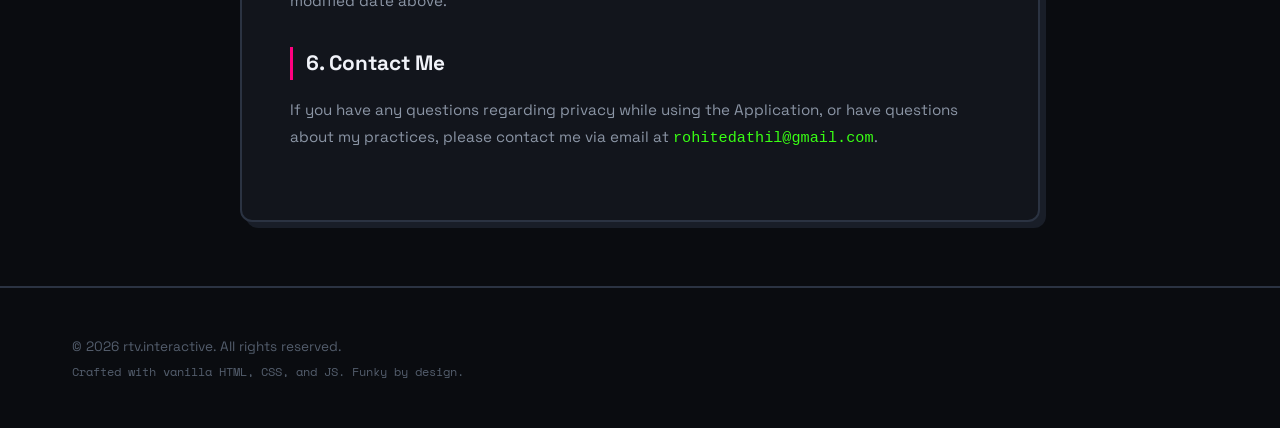
<file: privacy/wordicate.html>
<!DOCTYPE html>
<html lang="en">
<head>
    <meta charset="UTF-8">
    <meta name="viewport" content="width=device-width, initial-scale=1.0">
    <title>Privacy Policy - Wordicate | rtv.interactive</title>
    <meta name="description" content="Privacy Policy for Wordicate word building puzzle app published by rtv.interactive.">
    <!-- Google Fonts -->
    <link rel="preconnect" href="https://fonts.googleapis.com">
    <link rel="preconnect" href="https://fonts.gstatic.com" crossorigin>
    <link href="https://fonts.googleapis.com/css2?family=Space+Grotesk:wght@400;500;700&family=Space+Mono:ital,wght@0,400;0,700;1,400&display=swap" rel="stylesheet">
    <!-- Custom CSS (Relative path) -->
    <link rel="stylesheet" href="../style.css">
    <style>
        /* Specific overrides for privacy document pages */
        .policy-container {
            max-width: 800px;
            margin: 4rem auto;
            padding: 3rem;
            background-color: var(--bg-secondary);
            border: var(--border-chunky);
            border-radius: var(--border-radius);
            box-shadow: 6px 6px 0px var(--bg-tertiary);
        }
        .policy-title {
            font-size: 2.2rem;
            font-weight: 700;
            margin-bottom: 0.5rem;
            border-bottom: var(--border-chunky);
            padding-bottom: 1.5rem;
        }
        .policy-meta {
            font-family: var(--font-mono);
            font-size: 0.85rem;
            color: var(--accent);
            margin-bottom: 2rem;
        }
        .policy-content h3 {
            font-size: 1.3rem;
            color: var(--text-primary);
            margin: 2rem 0 1rem 0;
            border-left: 3px solid var(--accent-alt);
            padding-left: 0.8rem;
        }
        .policy-content p {
            color: var(--text-secondary);
            font-size: 0.95rem;
            line-height: 1.8;
            margin-bottom: 1.2rem;
        }
        .policy-content ul {
            margin-bottom: 1.5rem;
            padding-left: 1.5rem;
            color: var(--text-secondary);
            font-size: 0.95rem;
        }
        .policy-content li {
            margin-bottom: 0.5rem;
        }
        .back-link {
            display: inline-flex;
            align-items: center;
            gap: 0.5rem;
            color: var(--accent);
            text-decoration: none;
            font-family: var(--font-mono);
            font-size: 0.9rem;
            margin-bottom: 2rem;
            transition: var(--transition);
        }
        .back-link:hover {
            color: var(--text-primary);
            transform: translateX(-4px);
        }
    </style>
</head>
<body>
    <div class="grid-overlay"></div>
    <div class="glow-orb" id="glow-orb"></div>

    <header class="header">
        <div class="container header-container">
            <a href="../index.html#home" class="logo">
                rtv<span>.</span>interactive
            </a>
            <nav class="nav">
                <a href="../index.html#home" class="nav-link">Home</a>
                <a href="../index.html#games" class="nav-link">Games</a>
                <a href="../index.html#privacy" class="nav-link active">Privacy</a>
                <a href="../index.html#about" class="nav-link">About</a>
            </nav>
        </div>
    </header>

    <main class="container">
        <div class="policy-container">
            <a href="../index.html#privacy" class="back-link">← Back to Privacy</a>
            
            <h1 class="policy-title">Privacy Policy for <span class="highlight">Wordicate</span></h1>
            <div class="policy-meta">Last Updated: July 2026</div>

            <div class="policy-content">
                <p>
                    This privacy policy governs your use of the software application <strong>Wordicate</strong> for mobile devices, which was created by <strong>rtv.interactive</strong> as a part-time app development project.
                </p>

                <h3>1. Information Collection and Use</h3>
                <p>
                    <strong>Wordicate</strong> does not collect, transmit, store, or share any personal information of any kind. 
                </p>
                <p>
                    The game operates entirely offline and locally on your device. I do not require you to register an account, and I do not collect telemetry, location coordinates, usage details, contacts, or hardware descriptors.
                </p>
                <p style="font-family: var(--font-mono); font-size: 0.85rem; color: var(--accent-alt); border-left: 2px solid var(--accent-alt); padding-left: 0.8rem; margin: 1.5rem 0;">
                    <em>"Storing data = database bills. I'm too cheap for database bills. So your data stays on your device. 😉"</em>
                </p>

                <h3>2. Third-Party Services</h3>
                <p>
                    To support game services, the application may include optional integration with standard services provided by third parties:
                </p>
                <ul>
                    <li><strong>Google Play Services:</strong> Used to manage achievements, leaderboards, and cloud saves (if enabled by the user). This service runs under Google's standard privacy policies and uses your Google Account credentials securely.</li>
                    <li><strong>Google Play Store Services:</strong> Used for license validation, application distribution, and secure in-app purchases.</li>
                </ul>
                <p>
                    I do not have access to, nor I do store, any credentials or account data utilized by these standard third-party services.
                </p>

                <h3>3. Children's Privacy</h3>
                <p>
                    Because my game collects absolutely zero personal information, it is safe for all audiences, including children. I do not knowingly solicit data from or market to children under the age of 13. If you believe there has been any unintentional data transmission, please contact me immediately.
                </p>

                <h3>4. Security</h3>
                <p>
                    Since the application operates locally on your mobile device, your game state security relies entirely on the built-in operating system sandboxing. No data is stored on remote servers owned or managed by rtv.interactive.
                </p>

                <h3>5. Changes to This Policy</h3>
                <p>
                    This Privacy Policy may be updated from time to time for any reason. I will notify you of any changes to my Privacy Policy by posting the new policy on this page and updating the last modified date above.
                </p>

                <h3>6. Contact Me</h3>
                <p>
                    If you have any questions regarding privacy while using the Application, or have questions about my practices, please contact me via email at <code style="color: var(--accent);">rohitedathil@gmail.com</code>.
                </p>
            </div>
        </div>
    </main>

    <footer class="footer">
        <div class="container footer-container">
            <div class="footer-left">
                <p>&copy; 2026 rtv.interactive. All rights reserved.</p>
                <p class="subtle">Crafted with vanilla HTML, CSS, and JS. Funky by design.</p>
            </div>
            <div class="footer-right">
            </div>
        </div>
    </footer>

    <!-- JS for general interactivity (glow orb, theme switcher) -->
    <script>
        // Simple script for pages outside the root SPA wrapper
        document.addEventListener('DOMContentLoaded', () => {
            initGlowOrb();
        });

        function initGlowOrb() {
            const orb = document.getElementById('glow-orb');
            if (!orb) return;
            window.addEventListener('mousemove', (e) => {
                orb.style.left = `${e.clientX}px`;
                orb.style.top = `${e.clientY}px`;
            });
        }


    </script>
</body>
</html>
</file>
<file: style.css>
/* --- GLOBAL CSS VARIABLES & THEMES --- */
:root {
    /* Cyberpunk Theme (Default) */
    --bg-primary: #0a0c10;
    --bg-secondary: #12151c;
    --bg-tertiary: #191e28;
    --text-primary: #f1f3f9;
    --text-secondary: #8b95a5;
    --text-muted: #535d6c;
    --accent: #39ff14; /* Neon Green */
    --accent-alt: #ff007f; /* Neon Pink */
    --accent-cyan: #00f0ff; /* Neon Cyan */
    --border-color: #2b3342;
    --shadow-color: rgba(57, 255, 20, 0.2);
    --font-heading: 'Space Grotesk', sans-serif;
    --font-mono: 'Space Mono', monospace;
    --border-radius: 12px;
    --transition: all 0.25s cubic-bezier(0.4, 0, 0.2, 1);
    --border-chunky: 2px solid var(--border-color);
}

[data-theme="terminal"] {
    --bg-primary: #050805;
    --bg-secondary: #0c120c;
    --bg-tertiary: #141c14;
    --text-primary: #33ff33;
    --text-secondary: #22aa22;
    --text-muted: #115511;
    --accent: #33ff33; /* Matrix Green */
    --accent-alt: #88ff88;
    --accent-cyan: #118811;
    --border-color: #225522;
    --shadow-color: rgba(51, 255, 51, 0.15);
    --border-chunky: 2px solid var(--border-color);
}

[data-theme="synthwave"] {
    --bg-primary: #0f081d;
    --bg-secondary: #1a1033;
    --bg-tertiary: #26174a;
    --text-primary: #fdf6ff;
    --text-secondary: #b1a0d7;
    --text-muted: #6e589a;
    --accent: #ff00ff; /* Neon Magenta */
    --accent-alt: #00ffff; /* Neon Cyan */
    --accent-cyan: #ffff00; /* Neon Yellow */
    --border-color: #4b2e85;
    --shadow-color: rgba(255, 0, 255, 0.2);
    --border-chunky: 2px solid var(--border-color);
}

/* --- BASE STYLES --- */
* {
    box-sizing: border-box;
    margin: 0;
    padding: 0;
}

html {
    scroll-behavior: smooth;
    font-size: 16px;
    background-color: var(--bg-primary);
    color: var(--text-primary);
    overflow-x: hidden;
}

body {
    font-family: var(--font-heading);
    line-height: 1.6;
    min-height: 100vh;
    display: flex;
    flex-direction: column;
    position: relative;
}

/* Custom selection */
::selection {
    background-color: var(--accent);
    color: var(--bg-primary);
}

/* --- DECORATIONS --- */
.grid-overlay {
    position: fixed;
    top: 0;
    left: 0;
    width: 100%;
    height: 100%;
    background-image: 
        linear-gradient(to right, rgba(255,255,255,0.01) 1px, transparent 1px),
        linear-gradient(to bottom, rgba(255,255,255,0.01) 1px, transparent 1px);
    background-size: 40px 40px;
    pointer-events: none;
    z-index: -2;
}

[data-theme="terminal"] .grid-overlay {
    background-image: 
        linear-gradient(to right, rgba(51,255,51,0.02) 1px, transparent 1px),
        linear-gradient(to bottom, rgba(51,255,51,0.02) 1px, transparent 1px);
}

.glow-orb {
    position: fixed;
    width: 400px;
    height: 400px;
    border-radius: 50%;
    background: radial-gradient(circle, rgba(139, 92, 246, 0.08) 0%, rgba(0,0,0,0) 70%);
    pointer-events: none;
    z-index: -1;
    transform: translate(-50%, -50%);
    transition: left 0.1s ease-out, top 0.1s ease-out;
}

[data-theme="cyberpunk"] #glow-orb {
    background: radial-gradient(circle, rgba(57, 255, 20, 0.06) 0%, rgba(0,0,0,0) 70%);
}
[data-theme="terminal"] #glow-orb {
    background: radial-gradient(circle, rgba(51, 255, 51, 0.06) 0%, rgba(0,0,0,0) 70%);
}
[data-theme="synthwave"] #glow-orb {
    background: radial-gradient(circle, rgba(255, 0, 255, 0.06) 0%, rgba(0,0,0,0) 70%);
}

/* --- LAYOUT UTILITIES --- */
.container {
    width: 100%;
    max-width: 1200px;
    margin: 0 auto;
    padding: 0 2rem;
}

/* --- HEADER / NAVIGATION --- */
.header {
    background-color: rgba(10, 12, 16, 0.8);
    backdrop-filter: blur(8px);
    border-bottom: var(--border-chunky);
    position: sticky;
    top: 0;
    z-index: 100;
    transition: var(--transition);
}

[data-theme="terminal"] .header {
    background-color: rgba(5, 8, 5, 0.85);
}

[data-theme="synthwave"] .header {
    background-color: rgba(15, 8, 29, 0.85);
}

.header-container {
    display: flex;
    justify-content: space-between;
    align-items: center;
    height: 80px;
}

.logo {
    font-family: var(--font-heading);
    font-weight: 700;
    font-size: 1.5rem;
    color: var(--text-primary);
    text-decoration: none;
    letter-spacing: -0.5px;
    transition: var(--transition);
}

.logo span {
    color: var(--accent);
    display: inline-block;
    animation: blink 1.5s infinite step-end;
}

.nav {
    display: flex;
    gap: 1.5rem;
}

.nav-link {
    text-decoration: none;
    color: var(--text-secondary);
    font-family: var(--font-mono);
    font-size: 0.9rem;
    padding: 0.5rem 1rem;
    border-radius: 6px;
    border: 1px solid transparent;
    transition: var(--transition);
}

.nav-link:hover {
    color: var(--accent);
    background-color: rgba(255, 255, 255, 0.02);
}

.nav-link.active {
    color: var(--bg-primary);
    background-color: var(--accent);
    border-color: var(--accent);
    font-weight: 700;
    box-shadow: 0 0 10px var(--shadow-color);
}

/* --- BUTTONS --- */
.btn {
    display: inline-block;
    padding: 0.8rem 1.8rem;
    font-family: var(--font-mono);
    font-size: 0.95rem;
    font-weight: 700;
    text-decoration: none;
    border-radius: var(--border-radius);
    cursor: pointer;
    transition: var(--transition);
    border: var(--border-chunky);
}

.btn-primary {
    background-color: var(--accent);
    color: var(--bg-primary);
    border-color: var(--accent);
    box-shadow: 4px 4px 0px var(--border-color);
}

.btn-primary:hover {
    transform: translate(-2px, -2px);
    box-shadow: 6px 6px 0px var(--accent-alt);
}

.btn-primary:active {
    transform: translate(2px, 2px);
    box-shadow: 2px 2px 0px var(--border-color);
}

.btn-secondary {
    background-color: transparent;
    color: var(--text-primary);
    border-color: var(--border-color);
    box-shadow: 4px 4px 0px rgba(0, 0, 0, 0.15);
}

.btn-secondary:hover {
    transform: translate(-2px, -2px);
    box-shadow: 6px 6px 0px var(--accent);
    border-color: var(--accent);
    color: var(--accent);
}

.btn-secondary:active {
    transform: translate(2px, 2px);
    box-shadow: 2px 2px 0px var(--border-color);
}

.btn-sm {
    padding: 0.4rem 1rem;
    font-family: var(--font-mono);
    font-size: 0.8rem;
    background-color: var(--bg-tertiary);
    color: var(--text-primary);
    border: var(--border-chunky);
    border-radius: 6px;
    cursor: pointer;
    transition: var(--transition);
}

.btn-sm:hover {
    background-color: var(--accent);
    color: var(--bg-primary);
    border-color: var(--accent);
}

/* --- MAIN SECTIONS MANAGEMENT --- */
.main-content {
    flex-grow: 1;
    display: flex;
    flex-direction: column;
}

.section {
    display: none;
    padding: 5rem 0;
    opacity: 0;
    transform: translateY(15px);
    transition: opacity 0.4s ease-out, transform 0.4s ease-out;
}

.section.active-section {
    display: block;
    opacity: 1;
    transform: translateY(0);
}

/* --- HERO SECTION --- */
.hero-container {
    display: grid;
    grid-template-columns: 1.2fr 1fr;
    gap: 4rem;
    align-items: center;
    min-height: calc(100vh - 200px);
}

.hero-text {
    display: flex;
    flex-direction: column;
    align-items: flex-start;
}

.badge {
    background-color: var(--bg-tertiary);
    border: var(--border-chunky);
    font-family: var(--font-mono);
    font-size: 0.8rem;
    color: var(--accent);
    padding: 0.4rem 0.8rem;
    border-radius: 20px;
    margin-bottom: 1.5rem;
    box-shadow: 2px 2px 0px var(--border-color);
}

.hero-title {
    font-size: 3.5rem;
    line-height: 1.1;
    font-weight: 700;
    margin-bottom: 1.5rem;
    letter-spacing: -1.5px;
}

.highlight {
    color: transparent;
    -webkit-text-stroke: 1.5px var(--accent);
    position: relative;
    display: inline-block;
}

[data-theme="terminal"] .highlight {
    -webkit-text-stroke: 1.5px var(--accent);
    text-shadow: 0 0 5px var(--accent);
    color: var(--accent);
}

.hero-subtitle {
    font-size: 1.2rem;
    color: var(--text-secondary);
    margin-bottom: 2.5rem;
    max-width: 500px;
}

.hero-cta {
    display: flex;
    gap: 1rem;
}

/* --- HERO WIDGET (SANDBOX) --- */
.hero-widget-container {
    background-color: var(--bg-secondary);
    border: var(--border-chunky);
    border-radius: var(--border-radius);
    box-shadow: 8px 8px 0px var(--bg-tertiary);
    overflow: hidden;
    transition: var(--transition);
}

.hero-widget-container:hover {
    box-shadow: 12px 12px 0px var(--border-color);
}

.widget-header {
    background-color: var(--bg-tertiary);
    padding: 0.8rem 1.2rem;
    display: flex;
    align-items: center;
    border-bottom: var(--border-chunky);
}

.widget-dots {
    display: flex;
    gap: 6px;
    margin-right: 1.5rem;
}

.widget-dots span {
    width: 12px;
    height: 12px;
    border-radius: 50%;
}

.dot-red { background-color: var(--accent-alt); }
.dot-yellow { background-color: var(--accent-cyan); }
.dot-green { background-color: var(--accent); }

.widget-title {
    font-family: var(--font-mono);
    font-size: 0.8rem;
    color: var(--text-secondary);
}

.widget-body {
    padding: 1.5rem;
    display: flex;
    flex-direction: column;
    align-items: center;
}

.game-instructions {
    font-family: var(--font-mono);
    font-size: 0.75rem;
    color: var(--text-secondary);
    margin-bottom: 1.2rem;
    text-align: center;
}

.sandbox-grid {
    display: grid;
    grid-template-columns: repeat(5, 50px);
    grid-template-rows: repeat(5, 50px);
    gap: 6px;
    background-color: var(--bg-primary);
    padding: 8px;
    border-radius: 8px;
    border: var(--border-chunky);
    margin-bottom: 1.2rem;
}

.sandbox-cell {
    background-color: var(--bg-secondary);
    border: 1px solid var(--border-color);
    border-radius: 4px;
    display: flex;
    justify-content: center;
    align-items: center;
    position: relative;
    cursor: pointer;
    transition: var(--transition);
    overflow: hidden;
}

.sandbox-cell:hover {
    background-color: var(--bg-tertiary);
    border-color: var(--accent);
}

/* Dots inside the sandbox cell */
.cell-dots-container {
    display: flex;
    flex-wrap: wrap;
    justify-content: center;
    align-items: center;
    gap: 3px;
    width: 80%;
    height: 80%;
}

.dot {
    width: 10px;
    height: 10px;
    border-radius: 50%;
    transition: var(--transition);
    animation: popIn 0.2s cubic-bezier(0.175, 0.885, 0.32, 1.275) forwards;
}

.dot.player-1 {
    background-color: var(--accent); /* green */
    box-shadow: 0 0 6px var(--accent);
}

.dot.player-2 {
    background-color: var(--accent-alt); /* pink */
    box-shadow: 0 0 6px var(--accent-alt);
}

.sandbox-controls {
    display: flex;
    justify-content: space-between;
    align-items: center;
    width: 100%;
    font-family: var(--font-mono);
    font-size: 0.8rem;
    padding-top: 0.5rem;
}

#turn-indicator {
    color: var(--accent);
    font-weight: 700;
}

#turn-indicator.p2-turn {
    color: var(--accent-alt);
}

/* --- GAMES SECTION --- */
.section-header {
    text-align: center;
    margin-bottom: 4rem;
}

.section-title {
    font-size: 2.8rem;
    font-weight: 700;
    margin-bottom: 1rem;
    letter-spacing: -1px;
}

.section-desc {
    color: var(--text-secondary);
    max-width: 600px;
    margin: 0 auto;
    font-size: 1.1rem;
}

.games-grid {
    display: grid;
    grid-template-columns: 1fr;
    gap: 3rem;
}

.game-card {
    background-color: var(--bg-secondary);
    border: var(--border-chunky);
    border-radius: var(--border-radius);
    display: grid;
    grid-template-columns: 350px 1fr;
    overflow: hidden;
    box-shadow: 6px 6px 0px var(--bg-tertiary);
    transition: var(--transition);
}

.game-card:hover {
    transform: translateY(-4px);
    box-shadow: 10px 10px 0px var(--border-color);
}

.game-visual {
    background-color: var(--bg-tertiary);
    border-right: var(--border-chunky);
    display: flex;
    justify-content: center;
    align-items: center;
    overflow: hidden;
    position: relative;
    min-height: 250px;
}

/* Animations for visuals */
.reaction-visual .neo-nodes {
    display: flex;
    gap: 1.5rem;
}

.neo-nodes .node {
    width: 32px;
    height: 32px;
    border-radius: 50%;
}

.pulse-green {
    background-color: var(--accent);
    animation: floatGlowGreen 3s infinite ease-in-out;
}
.pulse-red {
    background-color: var(--accent-alt);
    animation: floatGlowRed 3s infinite ease-in-out;
    animation-delay: 1s;
}
.pulse-blue {
    background-color: var(--accent-cyan);
    animation: floatGlowBlue 3s infinite ease-in-out;
    animation-delay: 2s;
}

.wordicate-visual .wordicate-grid {
    display: grid;
    grid-template-columns: repeat(2, 50px);
    gap: 8px;
}

.wordicate-grid .letter-tile {
    width: 50px;
    height: 50px;
    background-color: var(--bg-secondary);
    border: 2px solid var(--border-color);
    border-radius: 6px;
    display: flex;
    justify-content: center;
    align-items: center;
    font-family: var(--font-mono);
    font-weight: 700;
    color: var(--text-primary);
    font-size: 1.2rem;
    animation: rotateTile 6s infinite ease-in-out;
}

.wordicate-grid .letter-tile:nth-child(2) { animation-delay: 1.5s; }
.wordicate-grid .letter-tile:nth-child(3) { animation-delay: 3s; }
.wordicate-grid .letter-tile:nth-child(4) { animation-delay: 4.5s; }

.wordicate-grid .letter-tile.active {
    border-color: var(--accent);
    color: var(--accent);
    box-shadow: 0 0 10px var(--shadow-color);
}

.future-visual {
    flex-direction: column;
}

.future-symbols {
    font-family: var(--font-mono);
    font-size: 1.8rem;
    color: var(--text-muted);
}

.loading-scanner {
    position: absolute;
    width: 100%;
    height: 2px;
    background: linear-gradient(to right, transparent, var(--accent), transparent);
    top: 0;
    left: 0;
    animation: scanLine 2.5s infinite linear;
}

.game-info {
    padding: 2.5rem;
    display: flex;
    flex-direction: column;
    justify-content: space-between;
}

.game-header {
    margin-bottom: 1rem;
}

.game-title {
    font-size: 1.8rem;
    font-weight: 700;
    margin-bottom: 0.3rem;
}

.game-tag {
    display: inline-block;
    font-family: var(--font-mono);
    font-size: 0.75rem;
    color: var(--accent);
    background-color: rgba(57, 255, 20, 0.05);
    padding: 0.2rem 0.6rem;
    border-radius: 4px;
    border: 1px solid rgba(57, 255, 20, 0.2);
}

[data-theme="synthwave"] .game-tag {
    color: var(--accent);
    background-color: rgba(255, 0, 255, 0.05);
    border: 1px solid rgba(255, 0, 255, 0.2);
}

.game-tag.status-cooking {
    color: var(--accent-cyan);
    background-color: rgba(0, 240, 255, 0.05);
    border-color: rgba(0, 240, 255, 0.2);
}

.game-description {
    color: var(--text-secondary);
    font-size: 0.95rem;
    margin-bottom: 2rem;
    line-height: 1.7;
}

.btn-game {
    display: inline-block;
    padding: 0.7rem 1.4rem;
    font-family: var(--font-mono);
    font-size: 0.85rem;
    font-weight: 700;
    text-decoration: none;
    border-radius: 8px;
    cursor: pointer;
    transition: var(--transition);
    border: var(--border-chunky);
    background-color: var(--bg-tertiary);
    color: var(--text-primary);
}

.btn-game:hover {
    background-color: var(--accent);
    color: var(--bg-primary);
    border-color: var(--accent);
    box-shadow: 0 0 10px var(--shadow-color);
}

.btn-game.disabled {
    opacity: 0.5;
    cursor: not-allowed;
}

.btn-game.disabled:hover {
    background-color: var(--bg-tertiary);
    color: var(--text-primary);
    border-color: var(--border-color);
    box-shadow: none;
}

/* --- PRIVACY SECTION --- */


.privacy-cards-grid {
    display: grid;
    grid-template-columns: repeat(auto-fit, minmax(280px, 1fr));
    gap: 2rem;
}

.privacy-card-link {
    text-decoration: none;
    color: inherit;
}

.privacy-card {
    background-color: var(--bg-secondary);
    border: var(--border-chunky);
    border-radius: var(--border-radius);
    padding: 2rem;
    transition: var(--transition);
    height: 100%;
    display: flex;
    flex-direction: column;
    justify-content: space-between;
}

.privacy-card:hover {
    border-color: var(--accent);
    transform: translateY(-3px);
    box-shadow: 4px 4px 0px var(--accent);
}

.privacy-card-header {
    display: flex;
    justify-content: space-between;
    align-items: center;
    margin-bottom: 1rem;
}

.privacy-card-header h4 {
    font-size: 1.25rem;
    font-weight: 700;
}

.arrow-icon {
    font-family: var(--font-mono);
    color: var(--text-muted);
    font-weight: 700;
    transition: var(--transition);
}

.privacy-card:hover .arrow-icon {
    color: var(--accent);
    transform: translateX(4px);
}

.privacy-card p {
    color: var(--text-secondary);
    font-size: 0.9rem;
    margin-bottom: 1.5rem;
    line-height: 1.6;
}

.privacy-card-meta {
    font-family: var(--font-mono);
    font-size: 0.75rem;
    color: var(--text-muted);
}

/* --- ABOUT SECTION --- */
.about-content {
    display: grid;
    grid-template-columns: 1.5fr 1fr;
    gap: 4rem;
}

.about-text-block h3 {
    font-size: 1.5rem;
    margin-bottom: 1rem;
    color: var(--accent-alt);
}

.about-text-block p {
    color: var(--text-secondary);
    margin-bottom: 1.5rem;
    line-height: 1.8;
}

.about-spec-box {
    background-color: var(--bg-secondary);
    border: var(--border-chunky);
    border-radius: var(--border-radius);
    padding: 2rem;
    box-shadow: 4px 4px 0px var(--bg-tertiary);
    height: fit-content;
}

.about-spec-box h4 {
    font-family: var(--font-mono);
    color: var(--accent);
    font-size: 1.1rem;
    margin-bottom: 1.5rem;
    border-bottom: 1px solid var(--border-color);
    padding-bottom: 0.5rem;
}

.spec-list {
    list-style: none;
}

.spec-list li {
    display: flex;
    justify-content: space-between;
    font-family: var(--font-mono);
    font-size: 0.85rem;
    margin-bottom: 1rem;
}

.spec-list li strong {
    color: var(--text-primary);
}

/* --- FOOTER --- */
.footer {
    background-color: var(--bg-primary);
    border-top: var(--border-chunky);
    padding: 3rem 0;
    margin-top: auto;
}

.footer-container {
    display: flex;
    justify-content: space-between;
    align-items: center;
}

.footer-left p {
    font-size: 0.85rem;
    color: var(--text-muted);
}

.footer-left .subtle {
    font-family: var(--font-mono);
    font-size: 0.75rem;
    margin-top: 0.3rem;
}

.btn-theme {
    background-color: var(--bg-tertiary);
    border: var(--border-chunky);
    color: var(--text-primary);
    padding: 0.5rem 1rem;
    border-radius: 6px;
    font-family: var(--font-mono);
    font-size: 0.8rem;
    font-weight: 700;
    cursor: pointer;
    transition: var(--transition);
}

.btn-theme:hover {
    background-color: var(--accent);
    color: var(--bg-primary);
    border-color: var(--accent);
    box-shadow: 0 0 8px var(--shadow-color);
}

/* --- ANIMATIONS --- */
@keyframes blink {
    from, to { opacity: 1; }
    50% { opacity: 0; }
}

@keyframes popIn {
    0% { transform: scale(0); opacity: 0; }
    100% { transform: scale(1); opacity: 1; }
}

@keyframes scanLine {
    0% { top: 0; }
    50% { top: 100%; }
    100% { top: 0; }
}

@keyframes floatGlowGreen {
    0%, 100% { transform: translateY(0); box-shadow: 0 0 10px rgba(57, 255, 20, 0.2); }
    50% { transform: translateY(-10px); box-shadow: 0 0 25px rgba(57, 255, 20, 0.6); }
}

@keyframes floatGlowRed {
    0%, 100% { transform: translateY(0); box-shadow: 0 0 10px rgba(255, 0, 127, 0.2); }
    50% { transform: translateY(-10px); box-shadow: 0 0 25px rgba(255, 0, 127, 0.6); }
}

@keyframes floatGlowBlue {
    0%, 100% { transform: translateY(0); box-shadow: 0 0 10px rgba(0, 240, 255, 0.2); }
    50% { transform: translateY(-10px); box-shadow: 0 0 25px rgba(0, 240, 255, 0.6); }
}

@keyframes rotateTile {
    0%, 100% { transform: rotate(0deg); }
    40% { transform: rotate(3deg); }
    70% { transform: rotate(-3deg); }
}

/* --- RESPONSIVE BREAKPOINTS --- */
@media (max-width: 992px) {
    .hero-container {
        grid-template-columns: 1fr;
        gap: 3rem;
        text-align: center;
        min-height: auto;
        padding-top: 2rem;
    }
    
    .hero-text {
        align-items: center;
    }

    .hero-title {
        font-size: 2.8rem;
    }
    
    .hero-subtitle {
        margin-left: auto;
        margin-right: auto;
    }

    .hero-widget-container {
        width: 100%;
        max-width: 450px;
        margin: 0 auto;
    }

    .game-card {
        grid-template-columns: 1fr;
    }

    .game-visual {
        border-right: none;
        border-bottom: var(--border-chunky);
        height: 200px;
    }

    .about-content {
        grid-template-columns: 1fr;
        gap: 2.5rem;
    }
}

@media (max-width: 768px) {
    .header-container {
        flex-direction: column;
        height: auto;
        padding: 1rem 0;
        gap: 1rem;
    }

    .nav {
        gap: 0.5rem;
    }
    
    .nav-link {
        padding: 0.4rem 0.8rem;
        font-size: 0.8rem;
    }

    .section {
        padding: 3rem 0;
    }

    .section-title {
        font-size: 2.2rem;
    }

    .privacy-cards-grid {
        grid-template-columns: 1fr;
    }

    .footer-container {
        flex-direction: column;
        gap: 1.5rem;
        text-align: center;
    }
}
</file>
